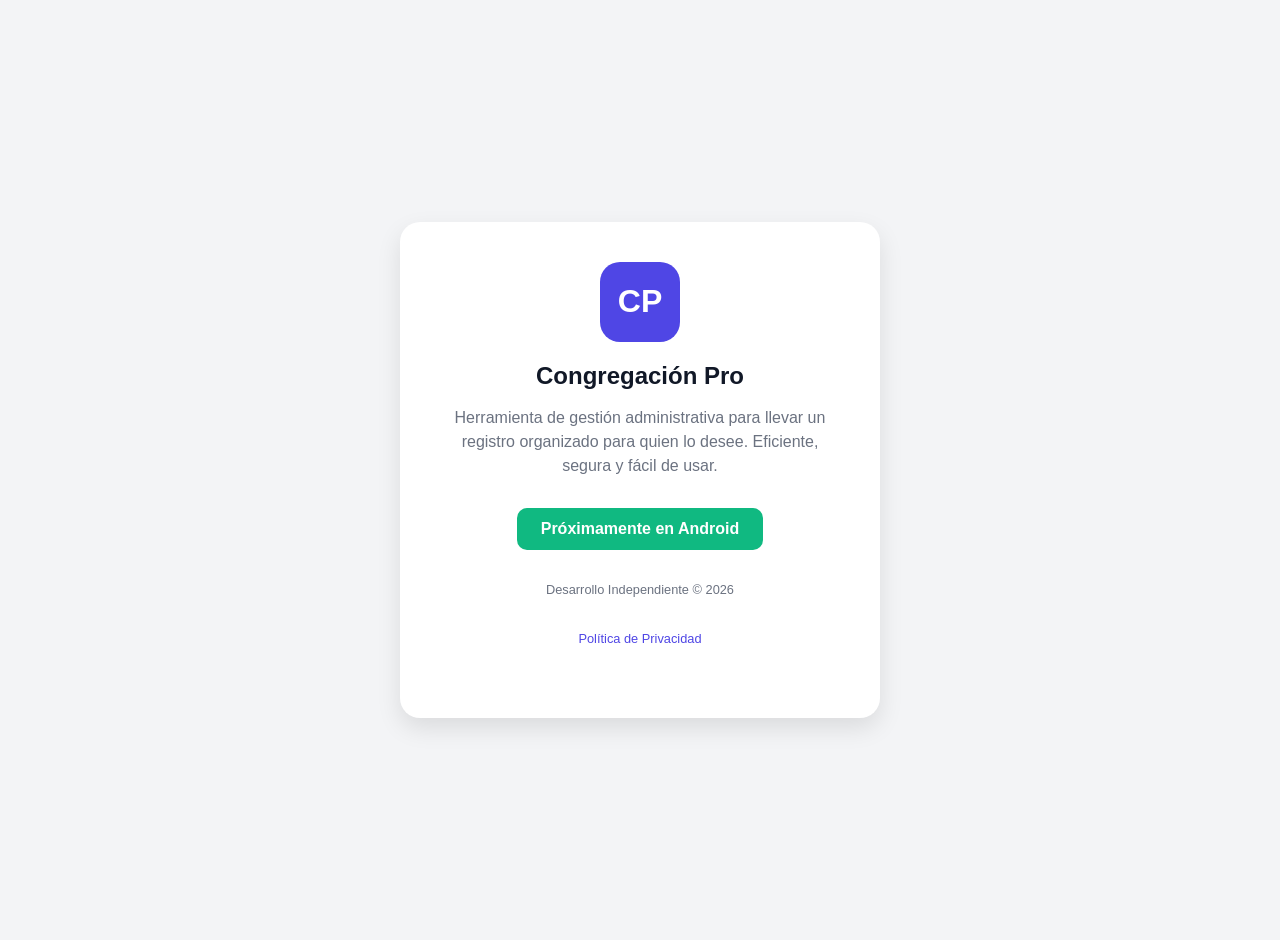
<file: index.html>
<!DOCTYPE html>
<html lang="es">
<head>
    <meta charset="UTF-8">
    <meta name="viewport" content="width=device-width, initial-scale=1.0">
    <title>Congregación Pro - App Oficial</title>
    <style>
        body { font-family: 'Segoe UI', Tahoma, Geneva, Verdana, sans-serif; background: #f3f4f6; color: #1f2937; display: flex; flex-direction: column; align-items: center; justify-content: center; height: 100vh; margin: 0; text-align: center; padding: 20px; }
        .card { background: white; padding: 40px; border-radius: 20px; box-shadow: 0 10px 25px rgba(0,0,0,0.1); max-width: 400px; width: 100%; }
        .logo { background: #4f46e5; color: white; width: 80px; height: 80px; border-radius: 20px; display: flex; align-items: center; justify-content: center; font-size: 2rem; font-weight: 800; margin: 0 auto 20px auto; }
        h1 { margin: 0 0 10px 0; font-size: 1.5rem; color: #111827; }
        p { color: #6b7280; margin-bottom: 30px; line-height: 1.5; }
        .btn { display: inline-block; background: #10b981; color: white; padding: 12px 24px; border-radius: 10px; text-decoration: none; font-weight: 600; transition: 0.2s; }
        .btn:hover { background: #059669; transform: translateY(-2px); }
        .footer { margin-top: 30px; font-size: 0.8rem; color: #9ca3af; }
        a { color: #4f46e5; text-decoration: none; }
    </style>
</head>
<body>

    <div class="card">
        <div class="logo">CP</div>
        <h1>Congregación Pro</h1>
        
        <p>Herramienta de gestión administrativa para llevar un registro organizado para quien lo desee. Eficiente, segura y fácil de usar.</p>
        
        <a href="#" class="btn">Próximamente en Android</a>

        <div class="footer">
            <p>Desarrollo Independiente &copy; 2026</p>
            <p><a href="privacidad.html">Política de Privacidad</a></p>
        </div>
    </div>

</body>
</html>
</file>
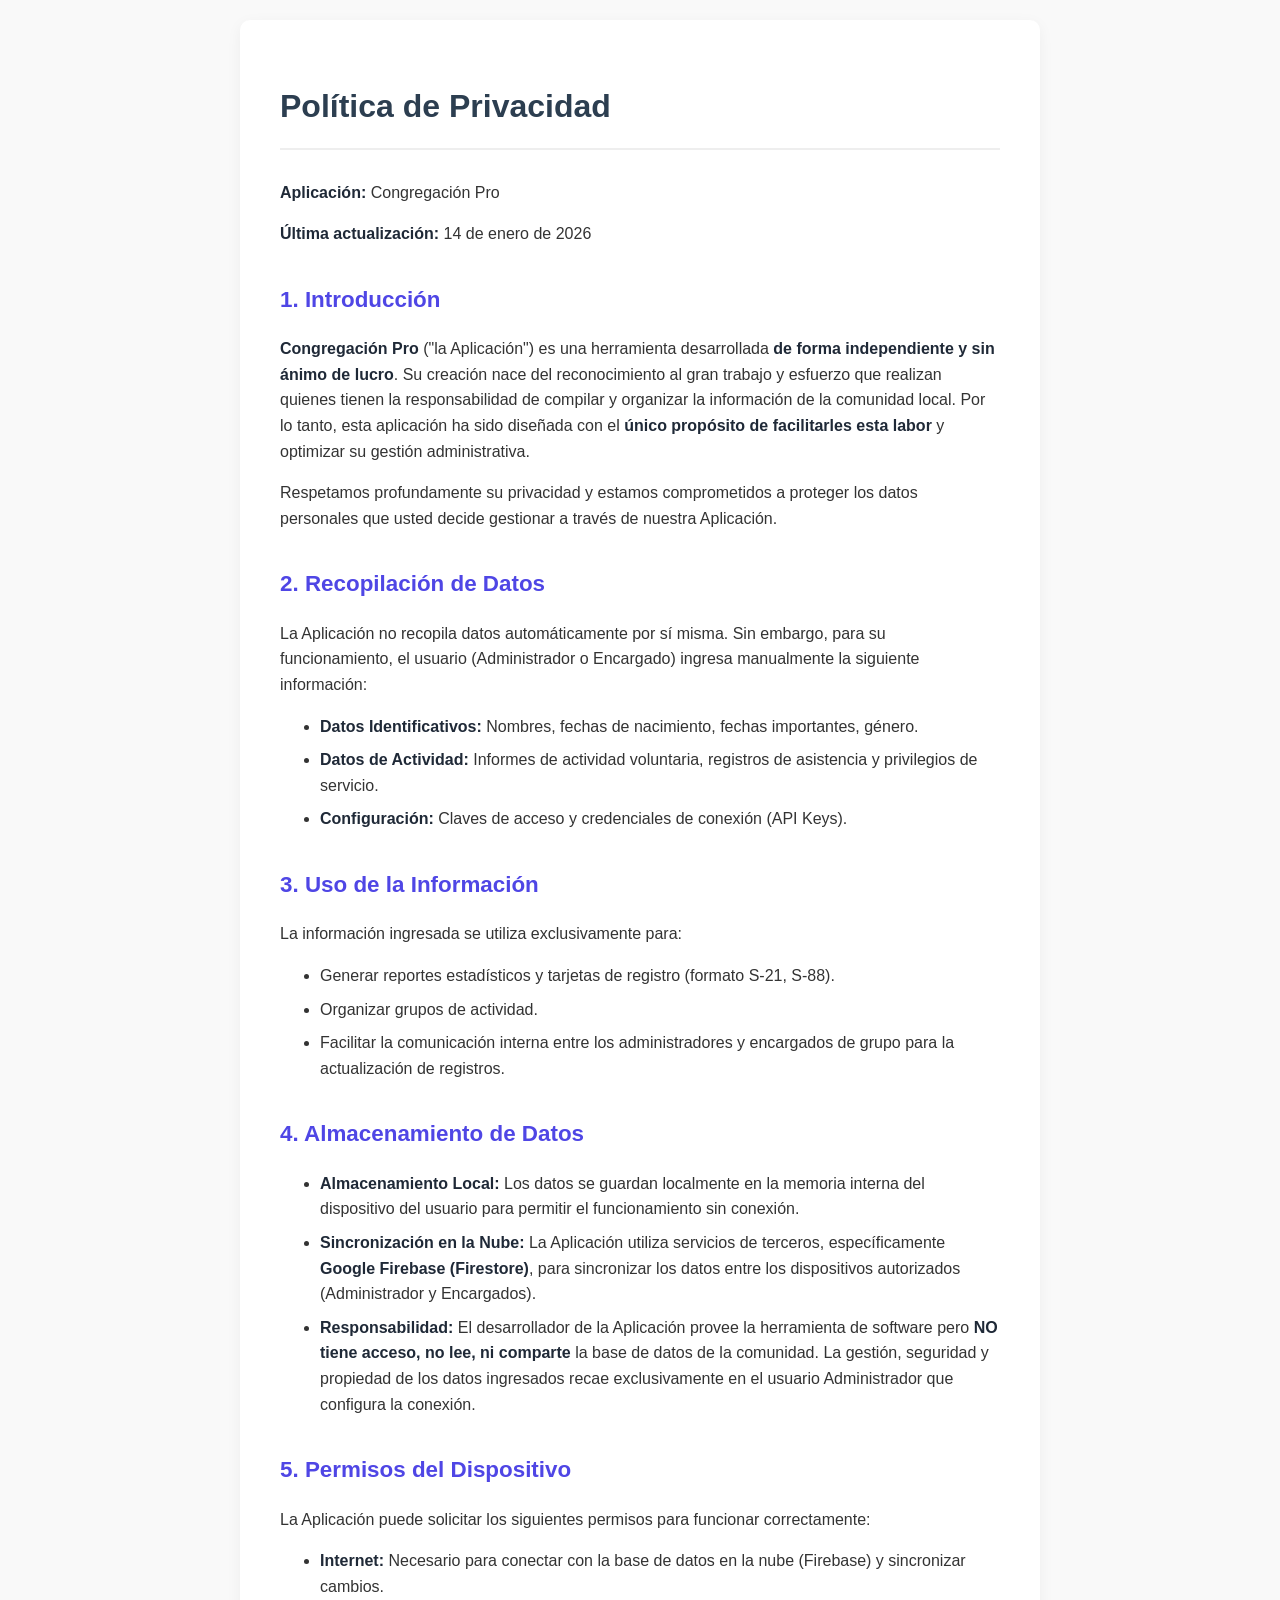
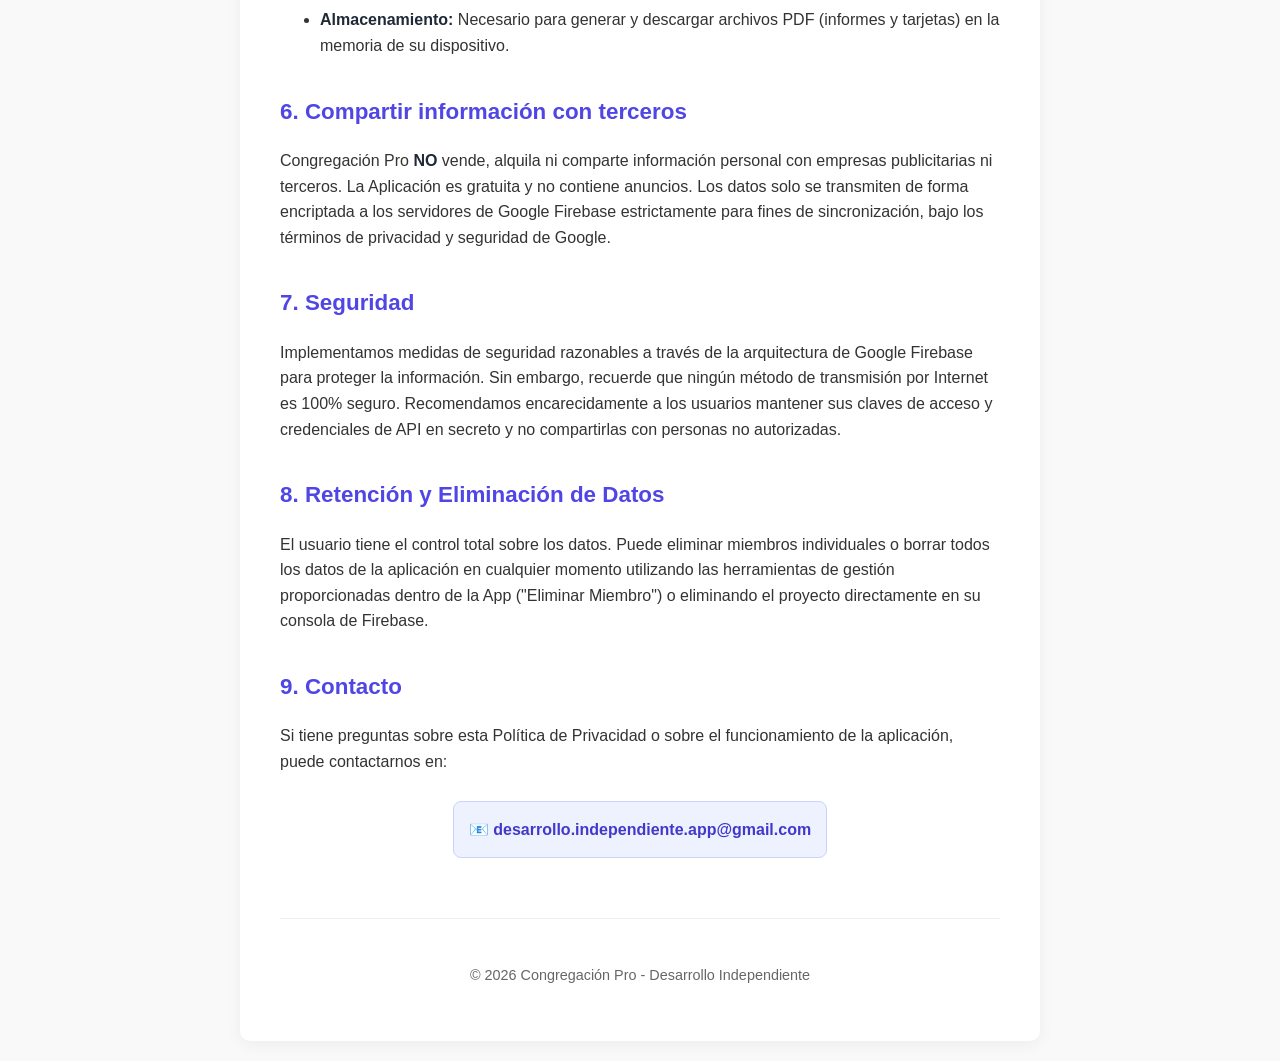
<file: privacidad.html>
<!DOCTYPE html>
<html lang="es">
<head>
    <meta charset="UTF-8">
    <meta name="viewport" content="width=device-width, initial-scale=1.0">
    <title>Política de Privacidad - Congregación Pro</title>
    <style>
        body { font-family: 'Segoe UI', Tahoma, Geneva, Verdana, sans-serif; line-height: 1.6; max-width: 800px; margin: 0 auto; padding: 20px; color: #333; background-color: #f9f9f9; }
        .container { background: white; padding: 40px; border-radius: 10px; box-shadow: 0 4px 15px rgba(0,0,0,0.05); }
        h1 { color: #2c3e50; border-bottom: 2px solid #eee; padding-bottom: 15px; margin-bottom: 30px; }
        h2 { color: #4f46e5; margin-top: 35px; font-size: 1.4em; }
        strong { color: #1f2937; }
        ul { margin-bottom: 20px; }
        li { margin-bottom: 8px; }
        .footer { margin-top: 60px; font-size: 0.9em; color: #666; border-top: 1px solid #eee; padding-top: 30px; text-align: center; }
        .email-box { background: #eef2ff; color: #4338ca; padding: 15px; border-radius: 8px; font-weight: bold; display: inline-block; margin-top: 10px; border: 1px solid #c7d2fe; }
    </style>
</head>
<body>

<div class="container">
    <h1>Política de Privacidad</h1>
    <p><strong>Aplicación:</strong> Congregación Pro</p>
    <p><strong>Última actualización:</strong> 14 de enero de 2026</p>

    <h2>1. Introducción</h2>
    <p><strong>Congregación Pro</strong> ("la Aplicación") es una herramienta desarrollada <strong>de forma independiente y sin ánimo de lucro</strong>. Su creación nace del reconocimiento al gran trabajo y esfuerzo que realizan quienes tienen la responsabilidad de compilar y organizar la información de la comunidad local. Por lo tanto, esta aplicación ha sido diseñada con el <strong>único propósito de facilitarles esta labor</strong> y optimizar su gestión administrativa.</p>
    <p>Respetamos profundamente su privacidad y estamos comprometidos a proteger los datos personales que usted decide gestionar a través de nuestra Aplicación.</p>

    <h2>2. Recopilación de Datos</h2>
    <p>La Aplicación no recopila datos automáticamente por sí misma. Sin embargo, para su funcionamiento, el usuario (Administrador o Encargado) ingresa manualmente la siguiente información:</p>
    <ul>
        <li><strong>Datos Identificativos:</strong> Nombres, fechas de nacimiento, fechas importantes, género.</li>
        <li><strong>Datos de Actividad:</strong> Informes de actividad voluntaria, registros de asistencia y privilegios de servicio.</li>
        <li><strong>Configuración:</strong> Claves de acceso y credenciales de conexión (API Keys).</li>
    </ul>

    <h2>3. Uso de la Información</h2>
    <p>La información ingresada se utiliza exclusivamente para:</p>
    <ul>
        <li>Generar reportes estadísticos y tarjetas de registro (formato S-21, S-88).</li>
        <li>Organizar grupos de actividad.</li>
        <li>Facilitar la comunicación interna entre los administradores y encargados de grupo para la actualización de registros.</li>
    </ul>

    <h2>4. Almacenamiento de Datos</h2>
    <ul>
        <li><strong>Almacenamiento Local:</strong> Los datos se guardan localmente en la memoria interna del dispositivo del usuario para permitir el funcionamiento sin conexión.</li>
        <li><strong>Sincronización en la Nube:</strong> La Aplicación utiliza servicios de terceros, específicamente <strong>Google Firebase (Firestore)</strong>, para sincronizar los datos entre los dispositivos autorizados (Administrador y Encargados).</li>
        <li><strong>Responsabilidad:</strong> El desarrollador de la Aplicación provee la herramienta de software pero <strong>NO tiene acceso, no lee, ni comparte</strong> la base de datos de la comunidad. La gestión, seguridad y propiedad de los datos ingresados recae exclusivamente en el usuario Administrador que configura la conexión.</li>
    </ul>

    <h2>5. Permisos del Dispositivo</h2>
    <p>La Aplicación puede solicitar los siguientes permisos para funcionar correctamente:</p>
    <ul>
        <li><strong>Internet:</strong> Necesario para conectar con la base de datos en la nube (Firebase) y sincronizar cambios.</li>
        <li><strong>Almacenamiento:</strong> Necesario para generar y descargar archivos PDF (informes y tarjetas) en la memoria de su dispositivo.</li>
    </ul>

    <h2>6. Compartir información con terceros</h2>
    <p>Congregación Pro <strong>NO</strong> vende, alquila ni comparte información personal con empresas publicitarias ni terceros. La Aplicación es gratuita y no contiene anuncios. Los datos solo se transmiten de forma encriptada a los servidores de Google Firebase estrictamente para fines de sincronización, bajo los términos de privacidad y seguridad de Google.</p>

    <h2>7. Seguridad</h2>
    <p>Implementamos medidas de seguridad razonables a través de la arquitectura de Google Firebase para proteger la información. Sin embargo, recuerde que ningún método de transmisión por Internet es 100% seguro. Recomendamos encarecidamente a los usuarios mantener sus claves de acceso y credenciales de API en secreto y no compartirlas con personas no autorizadas.</p>

    <h2>8. Retención y Eliminación de Datos</h2>
    <p>El usuario tiene el control total sobre los datos. Puede eliminar miembros individuales o borrar todos los datos de la aplicación en cualquier momento utilizando las herramientas de gestión proporcionadas dentro de la App ("Eliminar Miembro") o eliminando el proyecto directamente en su consola de Firebase.</p>

    <h2>9. Contacto</h2>
    <p>Si tiene preguntas sobre esta Política de Privacidad o sobre el funcionamiento de la aplicación, puede contactarnos en:</p>
    
    <div style="text-align: center;">
        <div class="email-box">
            📧 desarrollo.independiente.app@gmail.com
        </div>
    </div>

    <div class="footer">
        <p>&copy; 2026 Congregación Pro - Desarrollo Independiente</p>
    </div>
</div>

</body>
</html>
</file>
